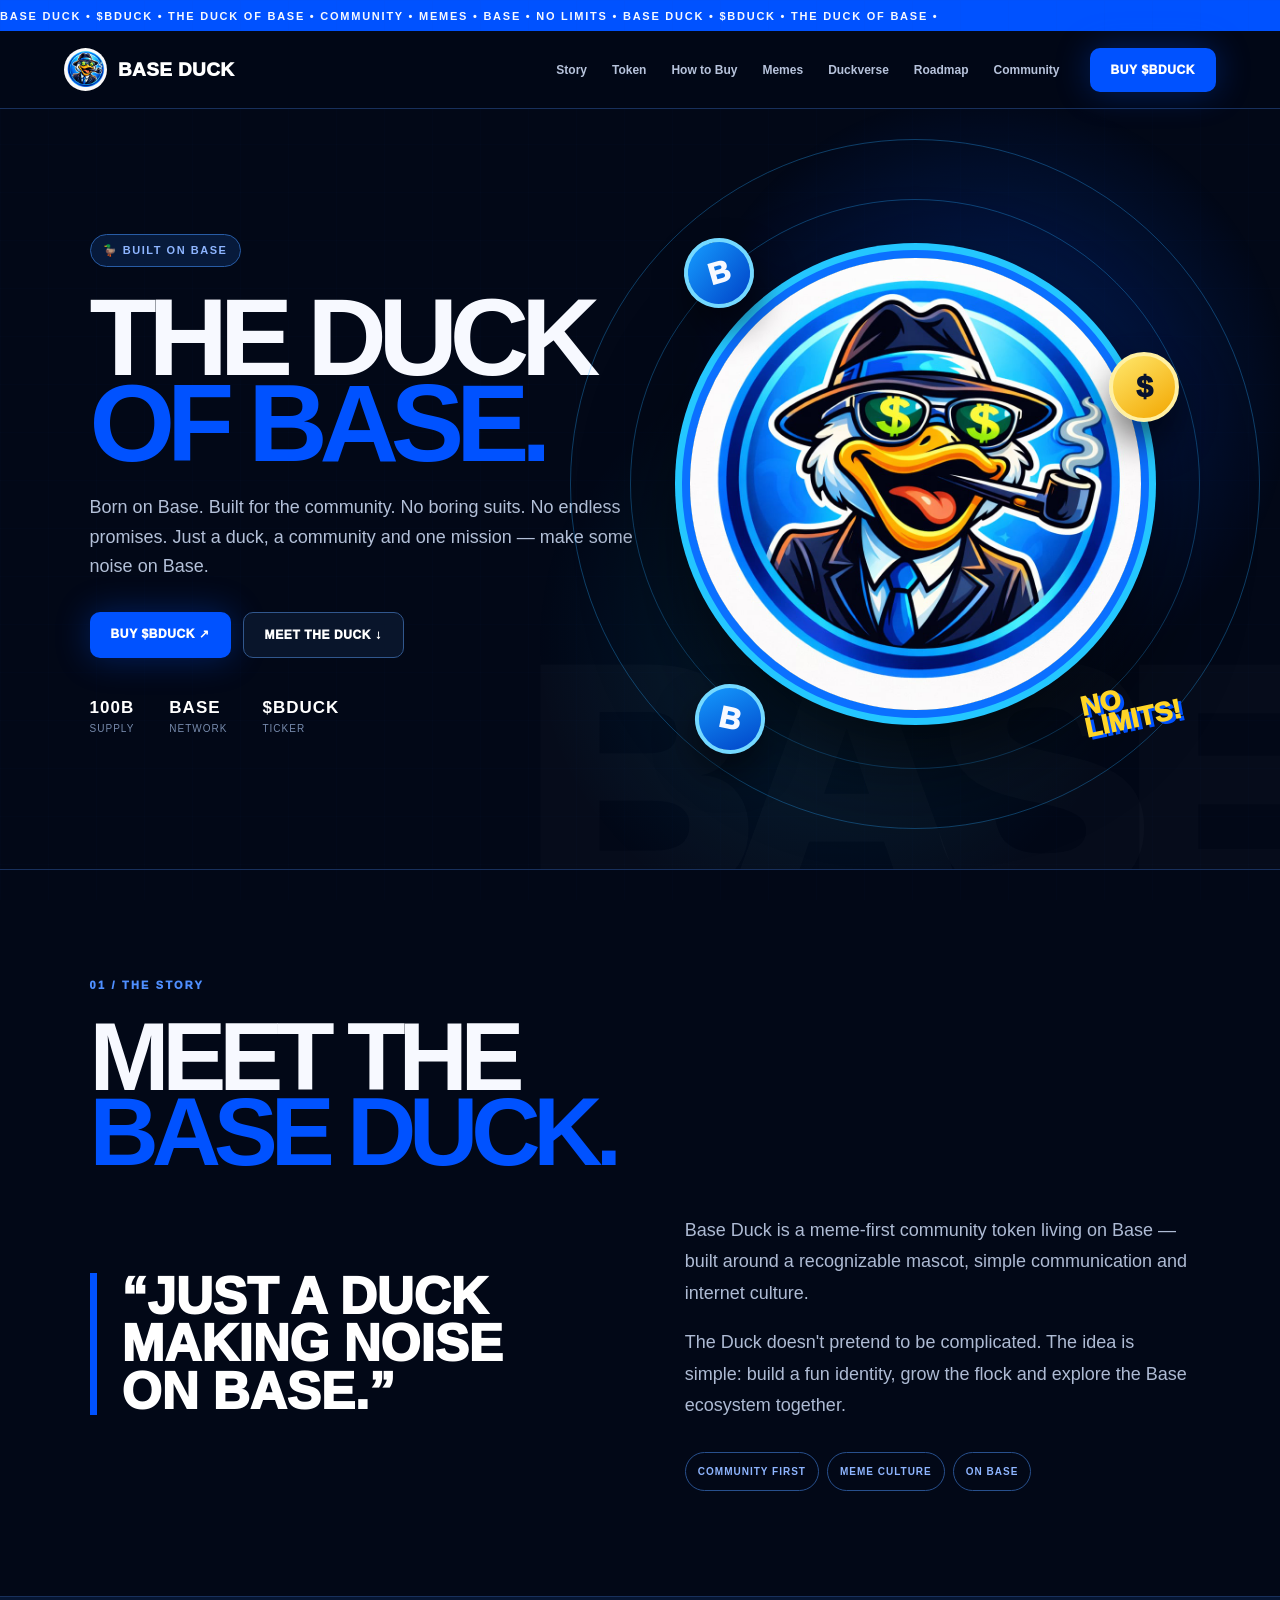
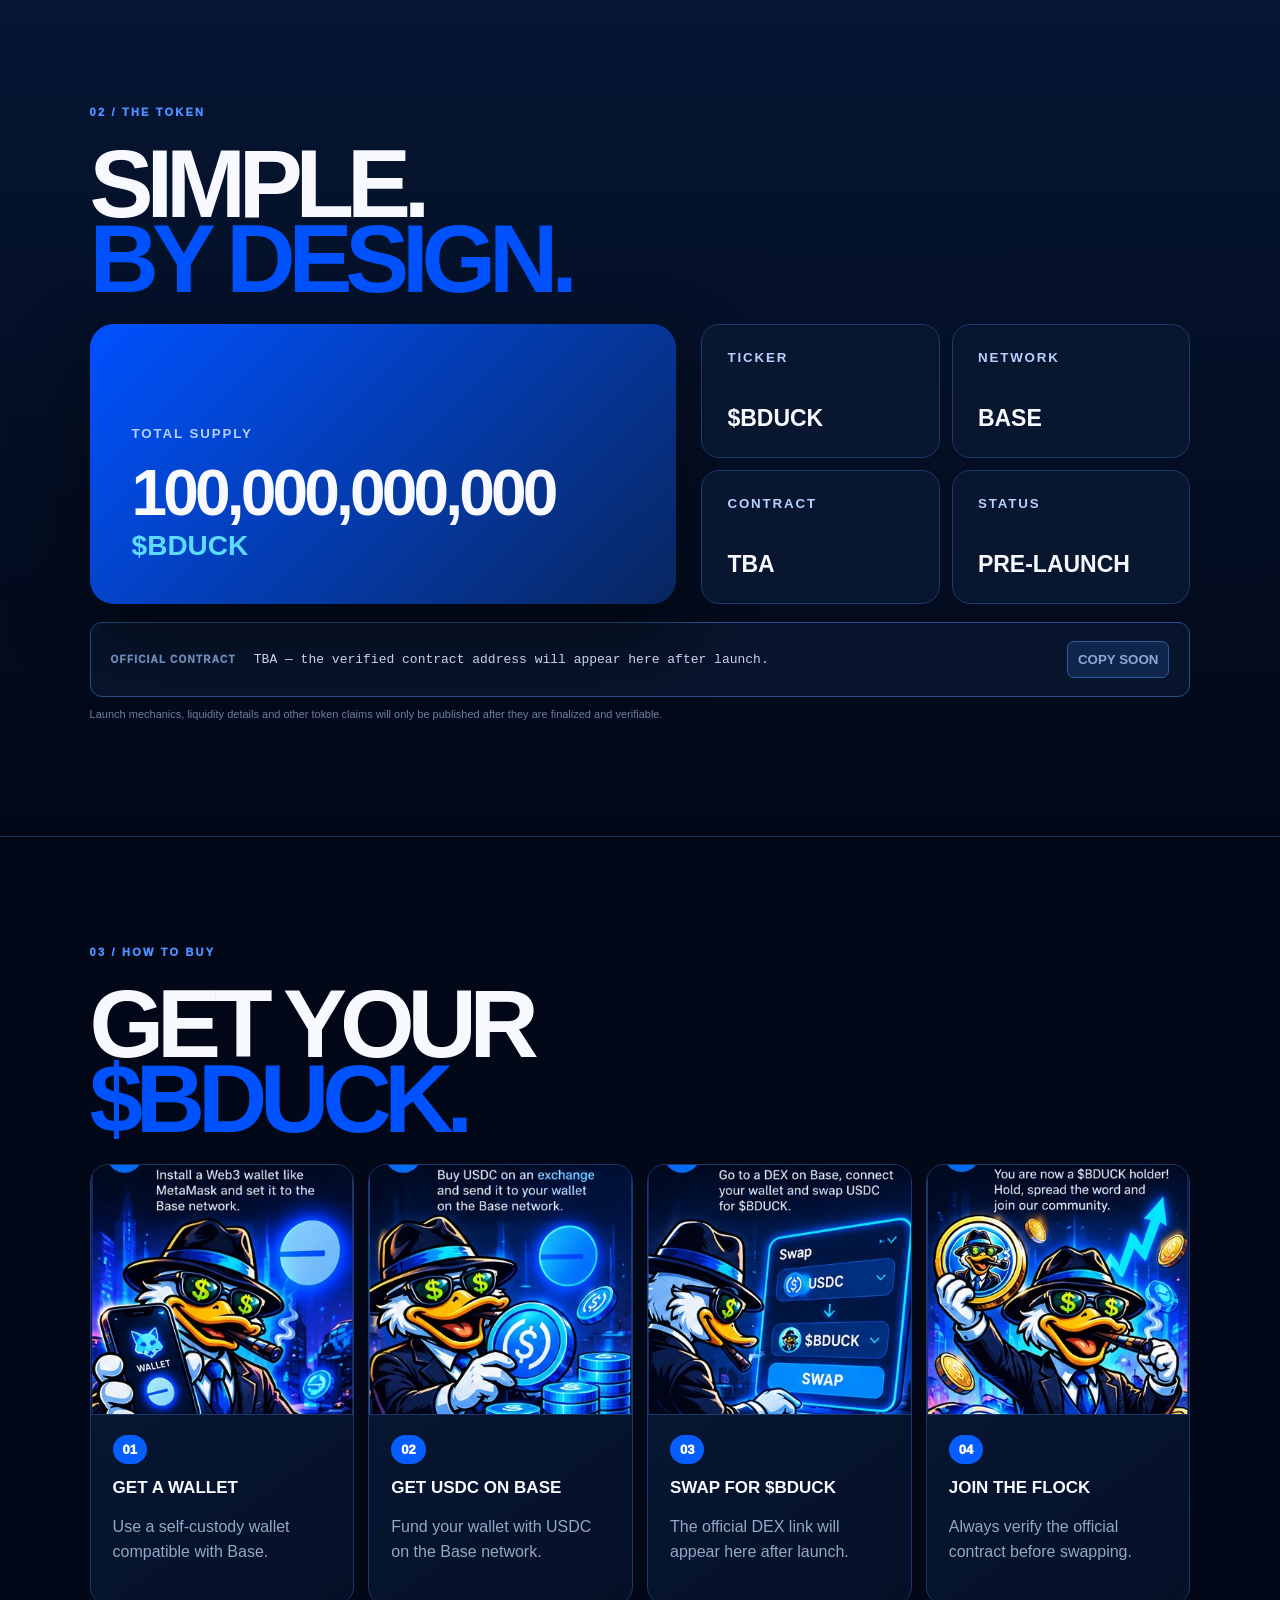
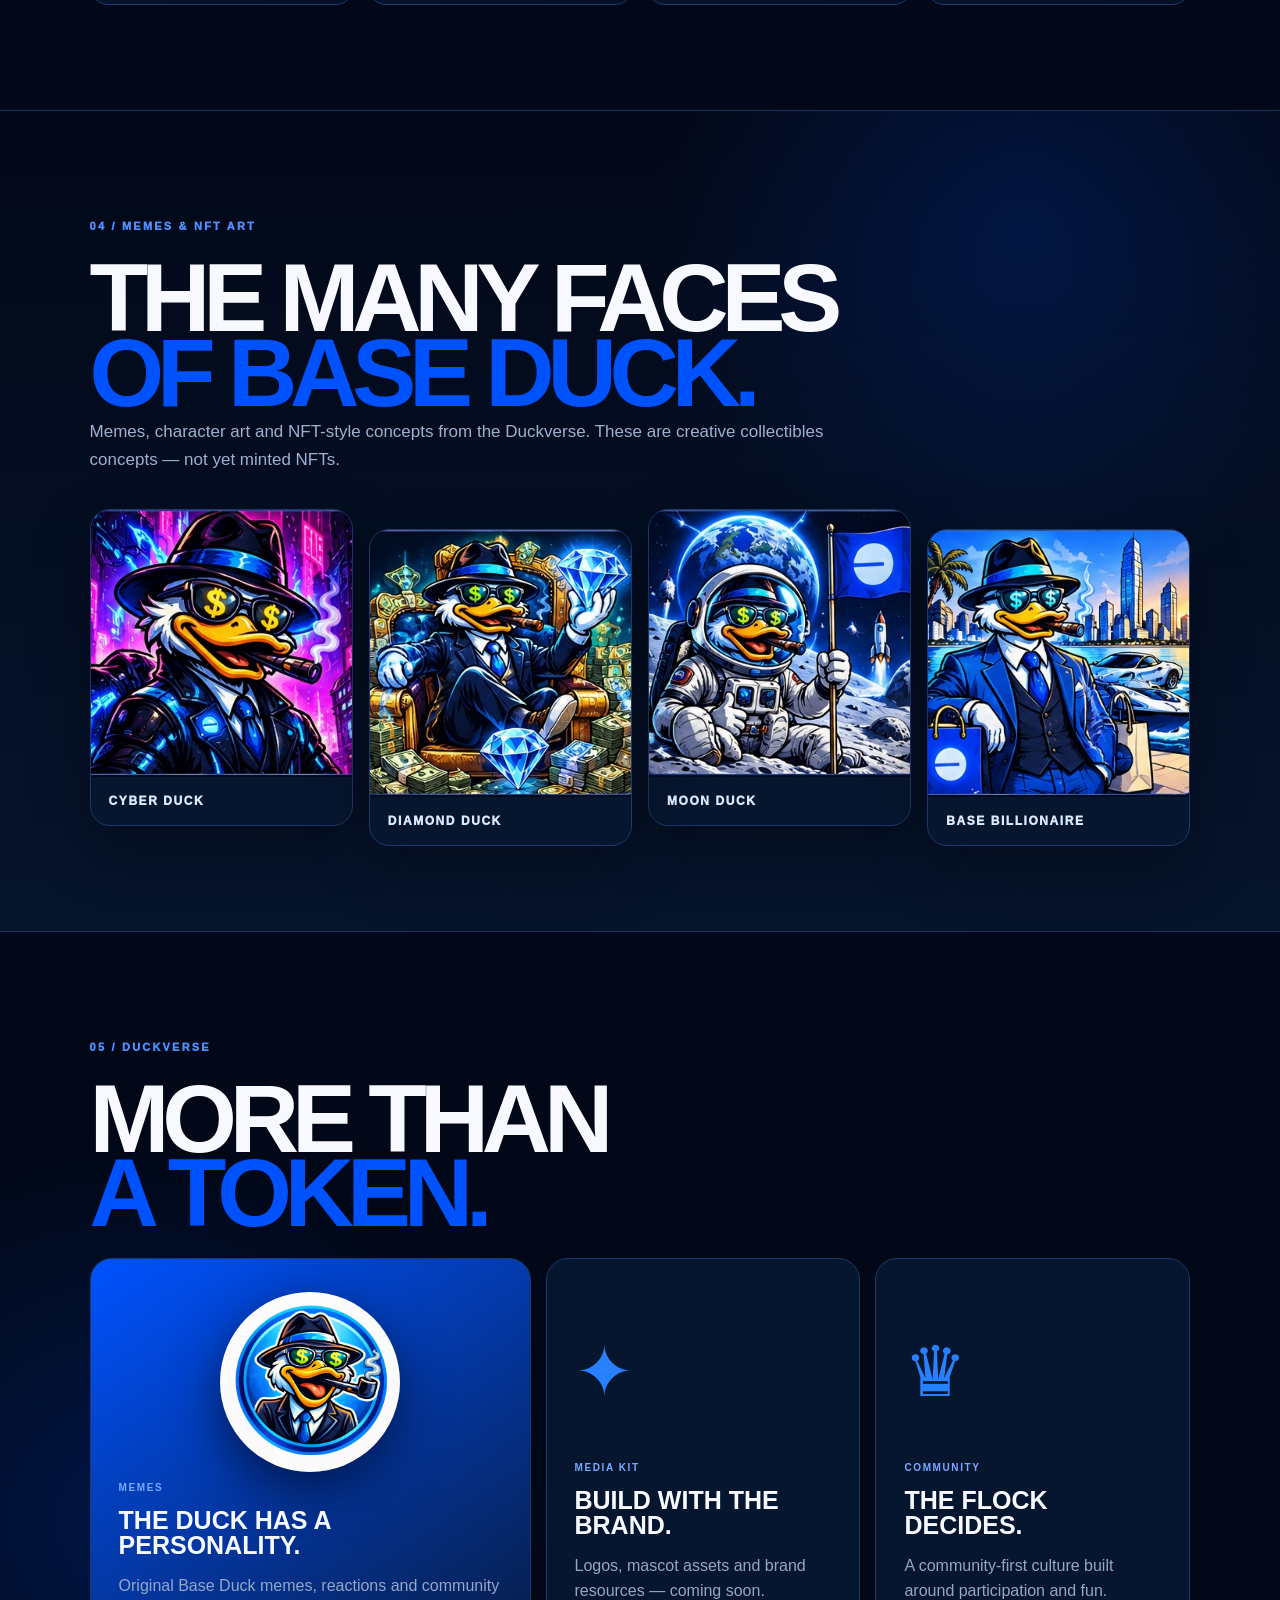
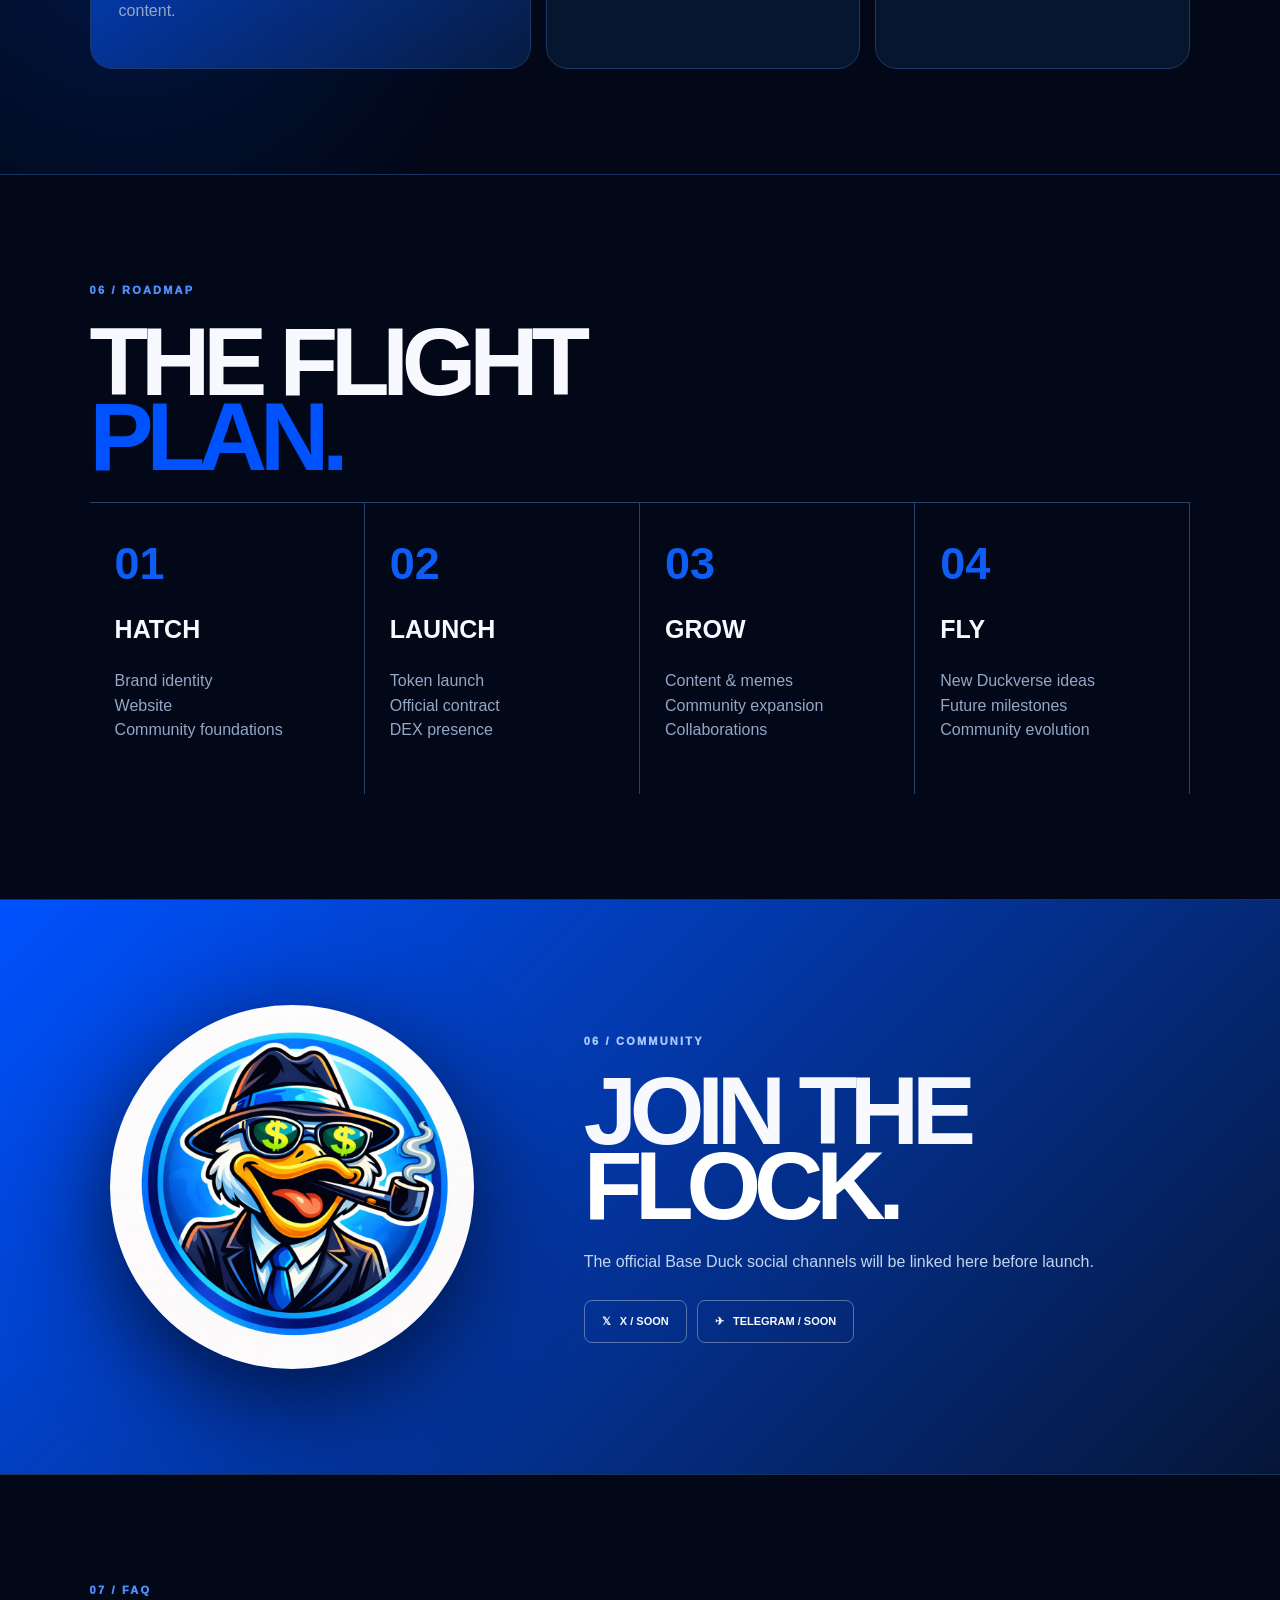
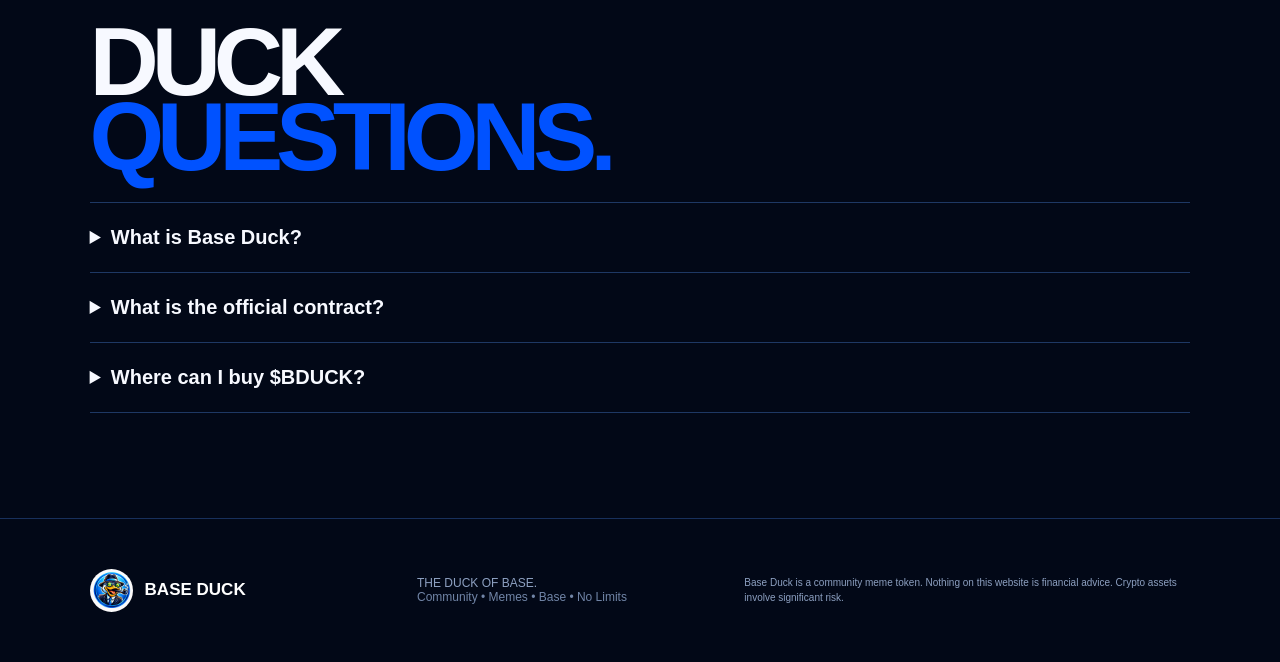
<file: base-duck-site/index.html>
<!doctype html><html lang="en"><head><meta charset="utf-8"><meta name="viewport" content="width=device-width,initial-scale=1"><title>Base Duck | The Duck of Base</title><meta name="description" content="Base Duck ($BDUCK) — The Duck of Base. Community. Memes. Base."><link rel="stylesheet" href="style.css"></head><body>
<div class="ticker"><div>BASE DUCK • $BDUCK • THE DUCK OF BASE • COMMUNITY • MEMES • BASE • NO LIMITS • BASE DUCK • $BDUCK • THE DUCK OF BASE •</div></div>
<header><a class="brand" href="#home"><img src="base-duck-logo.jpeg" alt="Base Duck"><span>BASE DUCK</span></a><nav><a href="#about">Story</a><a href="#tokenomics">Token</a><a href="#buy">How to Buy</a><a href="#memes">Memes</a><a href="#duckverse">Duckverse</a><a href="#roadmap">Roadmap</a><a href="#community">Community</a></nav><a class="pill" href="#contract">BUY $BDUCK</a></header>
<main>
<section id="home" class="hero"><div class="hero-copy"><div class="badge">🦆 BUILT ON BASE</div><h1>THE DUCK<br><span>OF BASE.</span></h1><p class="lead">Born on Base. Built for the community. No boring suits. No endless promises. Just a duck, a community and one mission — make some noise on Base.</p><div class="actions"><a class="primary" href="#contract">BUY $BDUCK <b>↗</b></a><a class="ghost" href="#about">MEET THE DUCK ↓</a></div><div class="mini"><span><b>100B</b> SUPPLY</span><span><b>BASE</b> NETWORK</span><span><b>$BDUCK</b> TICKER</span></div></div><div class="hero-art"><div class="orbit o1"></div><div class="orbit o2"></div><div class="coin c1">B</div><div class="coin c2">$</div><div class="coin c3">B</div><div class="duck-cut"><img src="base-duck-logo.jpeg" alt="Base Duck mascot"></div><div class="sticker">NO<br>LIMITS!</div></div></section>
<section id="about" class="story"><div class="section-title"><span>01 / THE STORY</span><h2>MEET THE<br><em>BASE DUCK.</em></h2></div><div class="story-grid"><div class="quote">“JUST A DUCK<br>MAKING NOISE<br>ON BASE.”</div><div class="copy"><p>Base Duck is a meme-first community token living on Base — built around a recognizable mascot, simple communication and internet culture.</p><p>The Duck doesn't pretend to be complicated. The idea is simple: build a fun identity, grow the flock and explore the Base ecosystem together.</p><div class="tags"><b>COMMUNITY FIRST</b><b>MEME CULTURE</b><b>ON BASE</b></div></div></div></section>
<section id="tokenomics" class="token"><div class="section-title"><span>02 / THE TOKEN</span><h2>SIMPLE.<br><em>BY DESIGN.</em></h2></div><div class="token-grid"><div class="supply"><small>TOTAL SUPPLY</small><strong>100,000,000,000</strong><b>$BDUCK</b></div><div class="stats"><article><small>TICKER</small><strong>$BDUCK</strong></article><article><small>NETWORK</small><strong>BASE</strong></article><article><small>CONTRACT</small><strong>TBA</strong></article><article><small>STATUS</small><strong>PRE-LAUNCH</strong></article></div></div><div id="contract" class="contract"><span>OFFICIAL CONTRACT</span><code>TBA — the verified contract address will appear here after launch.</code><button onclick="return false">COPY SOON</button></div><p class="fine">Launch mechanics, liquidity details and other token claims will only be published after they are finalized and verifiable.</p></section>
<section id="buy" class="buy"><div class="section-title"><span>03 / HOW TO BUY</span><h2>GET YOUR<br><em>$BDUCK.</em></h2></div><div class="steps visual-steps"><article><img src="assets/how-1.jpg" alt="Base Duck wallet"><i>01</i><h3>GET A WALLET</h3><p>Use a self-custody wallet compatible with Base.</p></article><article><img src="assets/how-2.jpg" alt="Base Duck USDC"><i>02</i><h3>GET USDC ON BASE</h3><p>Fund your wallet with USDC on the Base network.</p></article><article><img src="assets/how-3.jpg" alt="Base Duck swap"><i>03</i><h3>SWAP FOR $BDUCK</h3><p>The official DEX link will appear here after launch.</p></article><article><img src="assets/how-4.jpg" alt="Base Duck community"><i>04</i><h3>JOIN THE FLOCK</h3><p>Always verify the official contract before swapping.</p></article></div></section>
<section id="memes" class="memes"><div class="section-title"><span>04 / MEMES & NFT ART</span><h2>THE MANY FACES<br><em>OF BASE DUCK.</em></h2></div><p class="gallery-intro">Memes, character art and NFT-style concepts from the Duckverse. These are creative collectibles concepts — not yet minted NFTs.</p><div class="meme-grid"><figure><img src="assets/meme-1.jpg" alt="Cyber Base Duck"><figcaption>CYBER DUCK</figcaption></figure><figure><img src="assets/meme-2.jpg" alt="Diamond Base Duck"><figcaption>DIAMOND DUCK</figcaption></figure><figure><img src="assets/meme-3.jpg" alt="Moon Base Duck"><figcaption>MOON DUCK</figcaption></figure><figure><img src="assets/meme-4.jpg" alt="Luxury Base Duck"><figcaption>BASE BILLIONAIRE</figcaption></figure></div></section>
<section id="duckverse" class="duckverse"><div class="section-title"><span>05 / DUCKVERSE</span><h2>MORE THAN<br><em>A TOKEN.</em></h2></div><div class="feature-grid"><article class="feature big"><div class="feature-duck"><img src="base-duck-logo.jpeg" alt="Base Duck"></div><span>MEMES</span><h3>THE DUCK HAS A PERSONALITY.</h3><p>Original Base Duck memes, reactions and community content.</p></article><article class="feature"><div class="icon">✦</div><span>MEDIA KIT</span><h3>BUILD WITH THE BRAND.</h3><p>Logos, mascot assets and brand resources — coming soon.</p></article><article class="feature"><div class="icon">♛</div><span>COMMUNITY</span><h3>THE FLOCK DECIDES.</h3><p>A community-first culture built around participation and fun.</p></article></div></section>
<section id="roadmap" class="roadmap"><div class="section-title"><span>06 / ROADMAP</span><h2>THE FLIGHT<br><em>PLAN.</em></h2></div><div class="road"><article><b>01</b><h3>HATCH</h3><p>Brand identity<br>Website<br>Community foundations</p></article><article><b>02</b><h3>LAUNCH</h3><p>Token launch<br>Official contract<br>DEX presence</p></article><article><b>03</b><h3>GROW</h3><p>Content & memes<br>Community expansion<br>Collaborations</p></article><article><b>04</b><h3>FLY</h3><p>New Duckverse ideas<br>Future milestones<br>Community evolution</p></article></div></section>
<section id="community" class="community"><div class="community-duck"><img src="base-duck-logo.jpeg" alt="Base Duck"></div><div><span class="overline">06 / COMMUNITY</span><h2>JOIN THE<br><em>FLOCK.</em></h2><p>The official Base Duck social channels will be linked here before launch.</p><div class="socials"><span>𝕏 &nbsp; X / SOON</span><span>✈ &nbsp; TELEGRAM / SOON</span></div></div></section>
<section class="faq"><div class="section-title"><span>07 / FAQ</span><h2>DUCK<br><em>QUESTIONS.</em></h2></div><details><summary>What is Base Duck?</summary><p>Base Duck is a community meme token project being built on the Base network.</p></details><details><summary>What is the official contract?</summary><p>The contract has not been published yet. When it is live, the verified address will be displayed prominently on this website.</p></details><details><summary>Where can I buy $BDUCK?</summary><p>Official trading links will be added after launch. Do not trust unofficial contract addresses or links.</p></details></section>
</main><footer><div class="footer-brand"><img src="base-duck-logo.jpeg" alt=""><strong>BASE DUCK</strong></div><div>THE DUCK OF BASE.<br><span>Community • Memes • Base • No Limits</span></div><small>Base Duck is a community meme token. Nothing on this website is financial advice. Crypto assets involve significant risk.</small></footer><script src="script.js"></script></body></html>
</file>
<file: base-duck-site/style.css>
:root{--blue:#0052ff;--cyan:#20c8ff;--navy:#020817;--ink:#07132e;--white:#f7f9ff;--muted:#9cadd0;--line:#18305c;--yellow:#ffd527}*{box-sizing:border-box}html{scroll-behavior:smooth}body{margin:0;background:var(--navy);color:var(--white);font-family:Arial,Helvetica,sans-serif;overflow-x:hidden}body:before{content:"";position:fixed;inset:0;pointer-events:none;opacity:.22;background-image:linear-gradient(#2a5da820 1px,transparent 1px),linear-gradient(90deg,#2a5da820 1px,transparent 1px);background-size:48px 48px}.ticker{height:31px;background:var(--blue);overflow:hidden;font-size:11px;font-weight:900;letter-spacing:.16em;display:flex;align-items:center;white-space:nowrap}.ticker div{animation:ticker 24s linear infinite}@keyframes ticker{to{transform:translateX(-50%)}}header{height:78px;padding:0 5vw;display:flex;align-items:center;gap:30px;border-bottom:1px solid var(--line);background:#020817e8;backdrop-filter:blur(18px);position:sticky;top:0;z-index:20}.brand{display:flex;align-items:center;gap:11px;color:#fff;text-decoration:none;font-size:19px;font-weight:1000;letter-spacing:.02em}.brand img,.footer-brand img{width:43px;height:43px;border-radius:50%;object-fit:cover}nav{margin-left:auto;display:flex;gap:25px}nav a{color:#b7c3dc;text-decoration:none;font-size:12px;font-weight:800}nav a:hover{color:#fff}.pill,.primary,.ghost{padding:15px 21px;border-radius:10px;text-decoration:none;font-size:12px;font-weight:1000;letter-spacing:.05em}.pill,.primary{background:var(--blue);color:#fff;box-shadow:0 0 35px #0052ff55}.ghost{border:1px solid #31578d;color:#fff;background:#09152b}.hero{min-height:760px;padding:70px 7vw 80px;display:grid;grid-template-columns:1fr 1fr;align-items:center;position:relative;overflow:hidden;background:radial-gradient(circle at 77% 38%,#0052ff55,transparent 28%),radial-gradient(circle at 65% 70%,#12b8ff22,transparent 30%)}.hero:after{content:"BASE";position:absolute;right:-2vw;bottom:-8vw;font-size:25vw;font-weight:1000;color:#ffffff05;letter-spacing:-.08em}.hero-copy{position:relative;z-index:2}.badge{display:inline-block;padding:9px 12px;border:1px solid #285ca5;background:#071a3b;border-radius:30px;color:#8eb5ff;font-size:11px;font-weight:900;letter-spacing:.14em}.hero h1,.section-title h2,.community h2{font-size:clamp(64px,8.6vw,132px);line-height:.78;letter-spacing:-.075em;margin:27px 0}.hero h1 span,.section-title em,.community em{font-style:normal;color:var(--blue)}.lead{font-size:18px;line-height:1.65;color:#b3c0d8;max-width:650px}.actions{display:flex;gap:12px;flex-wrap:wrap;margin:30px 0}.mini{display:flex;gap:35px;margin-top:40px}.mini span{font-size:10px;color:#778bad;letter-spacing:.1em}.mini b{display:block;color:#fff;font-size:17px;margin-bottom:5px}.hero-art{height:600px;display:grid;place-items:center;position:relative;z-index:2}.duck-cut{width:min(500px,82%);aspect-ratio:1;border-radius:50%;overflow:hidden;position:relative;z-index:4;box-shadow:0 0 0 8px #0b70ff,0 0 0 15px #24c7ff,0 45px 100px #000c}.duck-cut img{width:100%;height:100%;object-fit:cover;transform:scale(1.06)}.orbit{position:absolute;border:1px solid #29a7ff55;border-radius:50%;animation:spin 16s linear infinite}.o1{width:570px;height:570px}.o2{width:690px;height:690px;animation-direction:reverse;animation-duration:24s}@keyframes spin{to{transform:rotate(360deg)}}.coin{position:absolute;width:70px;height:70px;border-radius:50%;display:grid;place-items:center;background:linear-gradient(145deg,#159cff,#0042c7);border:4px solid #74d9ff;font-size:30px;font-weight:1000;box-shadow:0 20px 35px #0008;z-index:5}.c1{top:9%;left:8%;transform:rotate(-16deg)}.c2{right:2%;top:28%;background:linear-gradient(145deg,#ffe86d,#f2a600);border-color:#fff0a2;color:#07132e}.c3{bottom:5%;left:10%;transform:rotate(12deg)}.sticker{position:absolute;right:2%;bottom:9%;z-index:6;font-size:27px;font-weight:1000;line-height:.8;transform:rotate(-12deg);color:var(--yellow);text-shadow:3px 3px 0 #0052ff}.section-title span,.overline{color:#4f8fff;font-size:11px;font-weight:1000;letter-spacing:.2em}.section-title h2,.community h2{font-size:clamp(55px,7.5vw,110px)}section:not(.hero){padding:105px 7vw;border-top:1px solid var(--line);position:relative}.story-grid{display:grid;grid-template-columns:1fr 1fr;gap:7vw;align-items:center}.quote{font-size:clamp(32px,4vw,62px);font-weight:1000;line-height:.92;color:#fff;border-left:7px solid var(--blue);padding-left:25px}.copy{font-size:18px;line-height:1.75;color:#aebbd4}.tags{display:flex;gap:8px;flex-wrap:wrap;margin-top:30px}.tags b{font-size:10px;letter-spacing:.1em;border:1px solid #28508d;padding:10px 12px;border-radius:30px;color:#8eb5ff}.token{background:linear-gradient(180deg,#061633,#020817)}.token-grid{display:grid;grid-template-columns:1.2fr 1fr;gap:25px}.supply{border-radius:24px;padding:42px;background:linear-gradient(135deg,#0052ff,#08265f);min-height:280px;display:flex;flex-direction:column;justify-content:flex-end;box-shadow:0 30px 80px #0007}.supply small,.stats small{letter-spacing:.14em;color:#b8d0ff;font-weight:900}.supply strong{font-size:clamp(36px,5vw,72px);letter-spacing:-.06em;margin-top:15px}.supply b{font-size:28px;color:#5edaff}.stats{display:grid;grid-template-columns:1fr 1fr;gap:12px}.stats article{background:#08162f;border:1px solid #1c396b;border-radius:18px;padding:25px;display:flex;flex-direction:column;justify-content:space-between}.stats strong{font-size:23px;margin-top:25px}.contract{margin-top:18px;padding:18px 20px;border:1px solid #28508d;background:#07142b;border-radius:12px;display:grid;grid-template-columns:auto 1fr auto;align-items:center;gap:18px}.contract span{font-size:10px;color:#6e8aba;font-weight:1000;letter-spacing:.12em}.contract code{color:#c6d4ef;overflow:hidden;text-overflow:ellipsis}.contract button{background:#10254b;border:1px solid #315b9d;color:#8ba8d5;border-radius:7px;padding:10px;font-weight:900}.fine{font-size:11px;color:#6e7e9b}.steps{display:grid;grid-template-columns:repeat(4,1fr);gap:14px}.steps article{min-height:290px;border:1px solid #1c396b;border-radius:18px;padding:25px;background:linear-gradient(145deg,#091a39,#051027);transition:.25s}.steps article:hover,.feature:hover{transform:translateY(-6px);border-color:#1e72ff}.steps i{font-style:normal;color:#4287ff;font-weight:1000;font-size:13px}.steps article>div{font-size:40px;margin:40px 0 25px}.steps h3{font-size:17px}.steps p,.feature p,.road p{color:#94a7c7;line-height:1.55}.duckverse{background:radial-gradient(circle at 10% 70%,#0052ff33,transparent 30%)}.feature-grid{display:grid;grid-template-columns:1.4fr 1fr 1fr;gap:15px}.feature{min-height:370px;padding:28px;border-radius:22px;background:#07162f;border:1px solid #1b3969;overflow:hidden;transition:.25s}.feature.big{background:linear-gradient(145deg,#0052ff,#071b42)}.feature-duck{height:190px;display:grid;place-items:center}.feature-duck img{height:180px;width:180px;object-fit:cover;border-radius:50%;box-shadow:0 20px 50px #001b55}.feature span{font-size:10px;letter-spacing:.16em;color:#79a9ff;font-weight:900}.feature h3{font-size:25px;line-height:1;margin:13px 0}.feature .icon{font-size:70px;color:#2781ff;height:170px;display:flex;align-items:center}.road{display:grid;grid-template-columns:repeat(4,1fr);gap:0;border-top:1px solid #26436e}.road article{padding:35px 25px;border-right:1px solid #26436e;min-height:260px}.road b{font-size:45px;color:#0e5df5}.road h3{font-size:25px}.community{display:grid;grid-template-columns:.8fr 1.2fr;gap:7vw;align-items:center;background:linear-gradient(135deg,#0052ff,#061638);overflow:hidden}.community-duck{display:grid;place-items:center}.community-duck img{width:min(390px,90%);border-radius:50%;box-shadow:0 30px 100px #001544}.community .overline{color:#a8c6ff}.community h2{margin:25px 0}.community em{color:#fff}.community p{color:#c3d4f1;max-width:520px;line-height:1.6}.socials{display:flex;gap:10px;flex-wrap:wrap;margin-top:25px}.socials span{border:1px solid #ffffff55;padding:14px 17px;border-radius:8px;font-size:11px;font-weight:900}.faq details{border-top:1px solid #1e3864;padding:23px 0}.faq details:last-child{border-bottom:1px solid #1e3864}.faq summary{cursor:pointer;font-size:20px;font-weight:900}.faq details p{color:#9bacc9;line-height:1.6;max-width:700px}footer{padding:50px 7vw;display:grid;grid-template-columns:1fr 1fr 1.5fr;gap:30px;align-items:center;border-top:1px solid var(--line);color:#8da0c1;font-size:12px}.footer-brand{display:flex;align-items:center;gap:12px;color:#fff;font-size:17px}footer span{color:#7185a7}footer small{line-height:1.55}@media(max-width:980px){nav{display:none}.hero{grid-template-columns:1fr;text-align:center;padding-top:55px}.hero-copy{display:flex;flex-direction:column;align-items:center}.hero-art{grid-row:1;height:450px}.duck-cut{width:340px}.o1{width:400px;height:400px}.o2{width:470px;height:470px}.mini{justify-content:center}.story-grid,.token-grid,.community{grid-template-columns:1fr}.steps,.road{grid-template-columns:1fr 1fr}.feature-grid{grid-template-columns:1fr}.feature{min-height:300px}.community-duck img{width:280px}footer{grid-template-columns:1fr}}@media(max-width:600px){header{padding:0 4vw}.brand span{font-size:15px}.pill{padding:12px;font-size:10px}.hero{padding-left:6vw;padding-right:6vw}.hero h1{font-size:58px}.hero-art{height:370px}.duck-cut{width:270px}.o1{width:320px;height:320px}.o2{width:360px;height:360px}.coin{width:50px;height:50px;font-size:20px}.mini{gap:18px}.mini span{font-size:8px}.mini b{font-size:13px}section:not(.hero){padding:75px 6vw}.section-title h2,.community h2{font-size:55px}.story-grid{gap:45px}.stats,.steps,.road{grid-template-columns:1fr}.contract{grid-template-columns:1fr}.road article{border-right:0;border-bottom:1px solid #26436e}.supply{padding:25px}.supply strong{font-size:35px}.quote{font-size:35px}}
.reveal{opacity:0;transform:translateY(20px);transition:opacity .7s ease,transform .7s ease}.reveal.show{opacity:1;transform:none}
.visual-steps article{padding:0 0 24px;overflow:hidden;position:relative}.visual-steps article img{width:100%;height:250px;object-fit:cover;display:block;border-bottom:1px solid #1c396b}.visual-steps article i,.visual-steps article h3,.visual-steps article p{margin-left:22px;margin-right:22px}.visual-steps article i{display:inline-block;margin-top:20px;background:#075eff;color:#fff;padding:7px 10px;border-radius:50px}.visual-steps article h3{margin-top:14px}.memes{background:radial-gradient(circle at 80% 15%,#0052ff2e,transparent 30%),linear-gradient(180deg,#020817,#06142d)}.gallery-intro{max-width:760px;color:#9fb0ce;font-size:17px;line-height:1.65;margin:-20px 0 35px}.meme-grid{display:grid;grid-template-columns:repeat(4,1fr);gap:16px}.meme-grid figure{margin:0;background:#07162f;border:1px solid #1c396b;border-radius:20px;overflow:hidden;transition:.3s;box-shadow:0 25px 60px #0005}.meme-grid figure:hover{transform:translateY(-8px) rotate(-.5deg);border-color:#2380ff;box-shadow:0 30px 80px #0052ff22}.meme-grid img{width:100%;aspect-ratio:1/1.02;object-fit:cover;display:block}.meme-grid figcaption{padding:17px 18px;font-size:12px;font-weight:1000;letter-spacing:.13em;color:#dce8ff}.meme-grid figure:nth-child(even){transform:translateY(20px)}.meme-grid figure:nth-child(even):hover{transform:translateY(12px) rotate(.5deg)}@media(max-width:980px){.meme-grid{grid-template-columns:1fr 1fr}.visual-steps article img{height:300px}}@media(max-width:600px){.meme-grid{grid-template-columns:1fr}.meme-grid figure:nth-child(even){transform:none}.visual-steps article img{height:auto}}
</file>
